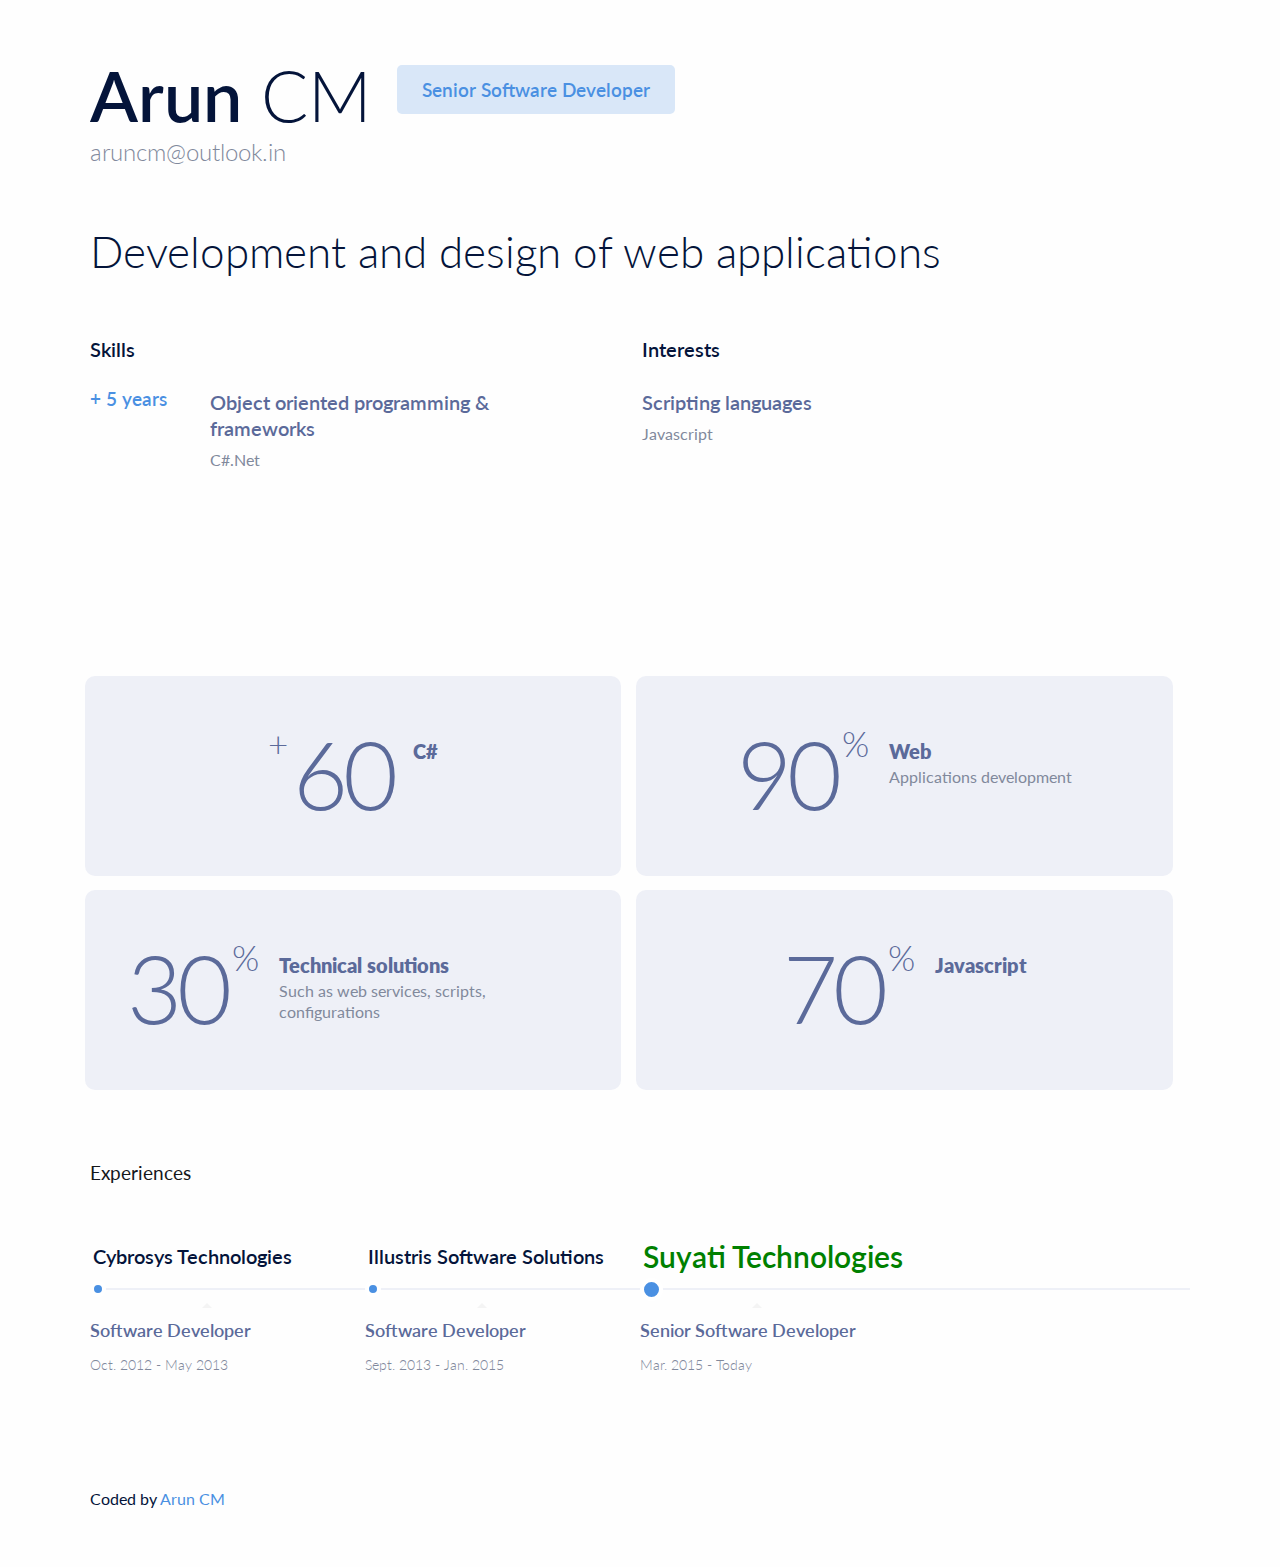
<file: home.html>
<!DOCTYPE html>
<html lang="en">

<head>
    <meta charset="UTF-8">
    <meta name="viewport" content="width=device-width, initial-scale=1.0">
    <meta http-equiv="X-UA-Compatible" content="ie=edge">
    <title>Arun CM - Senior Software Developer</title>
    <link rel="stylesheet" type="text/css" href="styles.css">
</head>

<body>

    <div class="container">
        <div class="hero">
            <h1 class="name"><strong>Arun</strong> CM</h1>
            <span class="job-title">Senior Software Developer</span>
            <span class="email">aruncm@outlook.in</span>

            <h2 class="lead">Development and design of web applications</h2>
        </div>
    </div>

    <!-- Skills and intrest section -->
    <div class="container">

        <div class="sections">
            <h2 class="section-title">Skills</h2>

            <div class="list-card">
                <span class="exp">+ 5 years</span>
                <div>
                    <h3>Object oriented programming & frameworks</h3>
                    <span>C#.Net</span>
                </div>
            </div>

        </div>
        <div class="sections">
            <h2 class="section-title">Interests</h2>

            <div class="list-card">
                <div>
                    <h3>Scripting languages</h3>
                    <span>Javascript</span>
                </div>
            </div>

        </div>
    </div>

    <!-- Achievements -->

    <div class="container cards">

        <div class="card">
            <div class="skill-level">
                <span>+</span>
                <h2>60</h2>
            </div>

            <div class="skill-meta">
                <h3>C#</h3>
                <span></span>
            </div>
        </div>


        <div class="card">
            <div class="skill-level">
                <h2>90</h2>
                <span>%</span>
            </div>

            <div class="skill-meta">
                <h3>Web</h3>
                <span>Applications development</span>
            </div>
        </div>


        <div class="card">
            <div class="skill-level">
                <h2>30</h2>
                <span>%</span>
            </div>

            <div class="skill-meta">
                <h3>Technical solutions</h3>
                <span>Such as web services, scripts, configurations</span>
            </div>
        </div>


        <div class="card">
            <div class="skill-level">
                <h2>70</h2>
                <span>%</span>
            </div>

            <div class="skill-meta">
                <h3>Javascript</h3>
                <span></span>
            </div>
        </div>

    </div>

    <!-- Timeeline -->

    <div class="container">
            <p class="line">Experiences</p>
        <ol class="timeline">
            <li>
                <p class="line">Cybrosys Technologies</p>
                <span class="point"></span>
                <p class="description">
                    Software Developer
                </p>
                <span class="date">Oct. 2012 - May 2013</span>
            </li>

            <li>
                <p class="line">Illustris Software Solutions</p>
                <span class="point"></span>
                <p class="description">
                    Software Developer
                </p>
                <span class="date">Sept. 2013 - Jan. 2015</span>
            </li>

            <li>
                    <p class="line current">Suyati Technologies</p>
                    <span class="point current"></span>
                    <p class="description">
                        Senior Software Developer
                    </p>
                    <span class="date">Mar. 2015 - Today</span>
                </li>

        </ol>

    </div>


    <br><br>


    <footer class="container">
        <span style="font-size: 16px;">Coded by <a href="#">Arun CM</a></span>
    </footer>


</body>

</html>
</file>
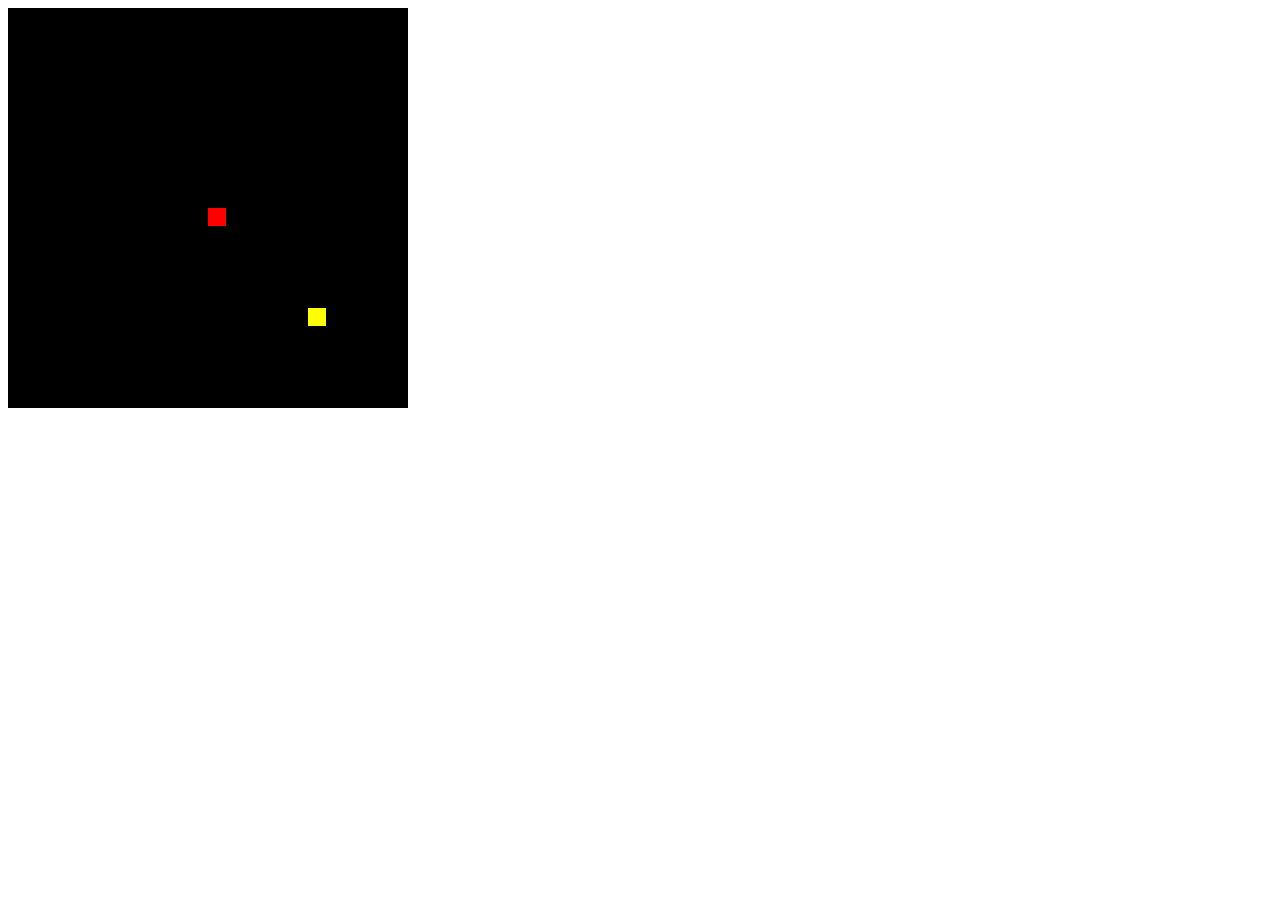
<file: snake.html>
<!DOCTYPE html>
<html lang="en">

<head>
    <meta charset="UTF-8">
    <meta name="viewport" content="width=device-width, initial-scale=1.0">
    <meta http-equiv="X-UA-Compatible" content="ie=edge">
    <title>Document</title>

    </style>
</head>

<body>

    <!-- <canvas id="gc" width="400" height="400"></canvas> -->
    <canvas id="gameCanv" width="400" height="400"></canvas>

    <script>
        cnv = document.getElementById("gameCanv");
        cntx = cnv.getContext("2d");
        // step count
        const STEP = 20;
        var xStep = 20, yStep = 20;
        var snakeBody = [];
        // snake body box size.
        var snakeBox = 18;
        // initial position of snake 
        var lastX = 200;
        var lastY = 200;
        // add arrow key event
        document.addEventListener("keydown", keyDown);
        function keyDown(e) {
            switch (e.keyCode) {
                //left
                case 37: yStep = STEP * 0; xStep = STEP * -1;
                    break;
                //up
                case 38: yStep = STEP * -1; xStep = STEP * 0;
                    break;
                //right
                case 39: yStep = STEP * 0; xStep = STEP * 1;
                    break;
                //down
                case 40: yStep = STEP * 1; xStep = STEP * 0;
                    break;
            }
        }
        // run game.
        setInterval(runSnake, 1000 / 5);
        var foodX = Math.floor(Math.random() * 20);
        var foodY = Math.floor(Math.random() * 20);
        function makeFood() {
            // snake food.
            cntx.fillStyle = "yellow";
            cntx.fillRect(foodX * 20, foodY * 20, 18, 18); // left top width height.
        }
        function runSnake() {
            // canvas background color.
            cntx.fillStyle = "black";
            cntx.fillRect(0, 0, cnv.width, cnv.height);
            // creare snake food
            makeFood();
            // remove head/top from snake body inorder to show like its moving
            if (snakeBody.length > 1) {
                snakeBody.shift();
            }
            // calculate new position of X and Y.
            if (xStep == 20 && yStep == 20) {
                // initially set snake head and tail in center.
                lastX = 200;
                lastY = 200;
            } else {
                // get head/top position current snake body :  x
                lastX = snakeBody[snakeBody.length - 1].x;
                // get head/top position current snake body :  y
                lastY = snakeBody[snakeBody.length - 1].y;
                // add or sutract value from lastX and lastY
                // either one should be 0 always
                lastX = lastX + xStep;
                lastY = lastY + yStep;
                // if lastY is at end of canvas set lastY value appropriately.
                lastY = lastY >= 400 ? 0 : lastY;
                lastY = lastY == -20 ? 380 : lastY;
                // if lastX is at end of canvas set lastX value appropriately.
                lastX = lastX >= 400 ? 0 : lastX;
                lastX = lastX == -20 ? 380 : lastX;
            }
            // add new block at last position of snake body.
            snakeBody.push({ x: lastX, y: lastY });
            // Eat food
            if ((foodX * STEP) == snakeBody[snakeBody.length - 1].x && (foodY * STEP) == snakeBody[snakeBody.length - 1].y) {
                snakeBody.push({ x: (foodX * STEP), y: (foodY * STEP) });
                // create new food positions
                foodX = Math.floor(Math.random() * 20);
                foodY = Math.floor(Math.random() * 20);
            }
            // create full snake body using the array.
            cntx.fillStyle = "red";
            for (var k = 0; k < snakeBody.length; k++) {
                cntx.fillRect(snakeBody[k].x, snakeBody[k].y, snakeBox, snakeBox);
            }
        }
    </script>
</body>

</html>
</file>
<file: styles.css>
/*Load google font*/
@import url('https://fonts.googleapis.com/css?family=Lato:300,400,700');



/* Reset Styles */

html, body, div, span, applet, object, iframe,
h1, h2, h3, h4, h5, h6, p, blockquote, pre,
a, abbr, acronym, address, big, cite, code,
del, dfn, em, img, ins, kbd, q, s, samp,
small, strike, strong, sub, sup, tt, var,
b, u, i, center,
dl, dt, dd, ol, ul, li,
fieldset, form, label, legend,
table, caption, tbody, tfoot, thead, tr, th, td,
article, aside, canvas, details, embed, 
figure, figcaption, footer, header, hgroup, 
menu, nav, output, ruby, section, summary,
time, mark, audio, video {
	margin: 0;
	padding: 0;
	border: 0;
	font-size: 100%;
	font: inherit;
	vertical-align: baseline;
}
/* HTML5 display-role reset for older browsers */
article, aside, details, figcaption, figure, 
footer, header, hgroup, menu, nav, section {
	display: block;
}
a{
	text-decoration: none;
	text-transform: none;
	color: #4A90E2;
}

body {
	line-height: 1;
	font-family: lato, ubuntu,-apple-system,BlinkMacSystemFont,Segoe UI,Roboto,Oxygen,Ubuntu,Cantarell,Open Sans,Helvetica Neue,sans-serif;
	text-rendering : optimizeLegibility;
	-webkit-font-smoothing : antialiased;
	font-size: 19px;
	background-color: #FEFEFE;
	color: #04143A;
}
ol, ul {
	list-style: none;
}
blockquote, q {
	quotes: none;
}
blockquote:before, blockquote:after,
q:before, q:after {
	content: '';
	content: none;
}
table {
	border-collapse: collapse;
	border-spacing: 0;
}

p {
	color: #15171a;
	font-size: 17;
	line-height: 31px;
}

strong {
	font-weight: 600;
}

div , footer {
	box-sizing: border-box;
}

/* Reset ends */


/*Hero section*/

.container {
	max-width: 1100px;
	height: auto;
	margin: 60px auto;
}

.hero {
	margin: 50px auto; 
	position: relative;
}

h1.name {
	font-size: 70px;
	font-weight: 300;
	display: inline-block;
}

.job-title {
	vertical-align: top;
	background-color: #D9E7F8;
	color: #4A90E2;
	font-weight: 600;
	margin-top: 5px;
	margin-left: 20px;
	border-radius: 5px;
	display: inline-block;
	padding: 15px 25px;
}

.email {
	display: block;
	font-size: 24px;
	font-weight: 300;
	color: #81899C;
	margin-top: 10px;
}

.lead {
	font-size: 44px;
	font-weight: 300;
	margin-top: 60px;
	line-height: 55px;
}

/*hero ends*/

/*skills & intrests*/

.sections {
	vertical-align: top;
	display: inline-block;
	width: 49.7%;
	height: 50px;
}

.section-title {
	font-size: 20px;
	font-weight: 600;
	margin-bottom: 15px;
}

.list-card {
	margin: 30px 0;
}

.list-card .exp , .list-card div{
	display: inline-block;
	vertical-align: top;
}

.list-card .exp {
	margin-right: 15px;
	color: #4A90E2;
	font-weight: 600;
	width: 100px;
}

.list-card div {
	width: 70%;
}

.list-card h3 {
	font-size: 20px;
	font-weight: 600;
	color: #5B6A9A;
	line-height: 26px;
	margin-bottom: 8px;
}

.list-card div span {
	font-size: 16px;
	color: #81899C;
	line-height: 22px;
}

/*skill and intrests ends*/

/* Achievements */


.cards {
	max-width: 1120px;
	display: block;
	margin-top: 280px;
}

.card {
	width: 47.9%;
	height: 200px;
	background-color: #EEF0F7;
	display: inline-block;
	margin: 7px 5px;
	vertical-align: top;
	border-radius: 10px;
	text-align: center;
	padding-top: 50px
}

.card-active , .card:hover{
	transform: scale(1.02);
	transition: 0.5s;
	background-color: #fff;
	box-shadow: 0px 5px 50px -8px #ddd;
	cursor: pointer;
}


.skill-level {
	display: inline-block;
	max-width: 160px;
}

.skill-level span {
	font-size: 35px;
	font-weight: 300;
	color: #5B6A9A;
	vertical-align: top;
}

.skill-level h2 {
	font-size: 95px;
	font-weight: 300;
	display: inline-block;
	vertical-align: top;
	color: #5B6A9A;
	letter-spacing: -5px;
}

.skill-meta {
	vertical-align: top;
	display: inline-block;
	max-width: 300px;
	text-align: left;
	margin-top: 15px;
	margin-left: 15px;
}

.skill-meta h3 {
	font-size: 20px;
	font-weight: 800;
	color: #5B6A9A;
	margin-bottom: 5px;
}

.skill-meta span{
	color: #81899C;
	line-height: 20px;
	font-size: 16px;
}

/* Achievements ends */



/* Timeline styles*/


ol {
	position: relative;
	display: block;
	margin: 100px 0;
	height: 2px;
	background: #EEF0F7;

}
ol::before,
ol::after {
	content: "";
	position: absolute;
	top: -10px;
	display: block;
	width: 0;
	height: 0;
  	border-radius: 10px;
	border: 0px solid #31708F;
}
ol::before {
	left: -5px;
}
ol::after {
	right: -10px;
	border: 0px solid transparent;
	border-right: 0;
	border-left: 20px solid #31708F;
  	border-radius: 3px;
}

/* ---- Timeline elements ---- */
li {
	position: relative;
	display: inline-block;
	float: left;
	width: 25%;
  	height: 50px;
}
li .line {
  position: absolute;
  top: -47px;
  left: 1%;
  font-size: 20px;
  font-weight: 600;
  color: #04143A;
}
li .point {
	content: "";
	top: -7px;
	left: 0%;
	display: block;
	width: 8px;
	height: 8px;
	border: 4px solid #fff;
	border-radius: 10px;
	background: #4A90E2;
  position: absolute;
}
li .description {
  display: none;
  padding: 10px 0;
  margin-top: 20px;
  position: relative;
  font-weight: normal;
  z-index: 1;
  max-width: 95%;
  font-size: 18px;
  font-weight: 600;
  line-height: 25px;
  color: #5B6A9A;
}
.description::before {
  content: '';
  width: 0; 
  height: 0; 
  border-left: 5px solid transparent;
  border-right: 5px solid transparent;
  border-bottom: 5px solid #f4f4f4;
  position: absolute;
  top: -5px;
  left: 43%;
}


.timeline .date{
	font-size: 14px;
	color: #81899C;
	font-weight: 300;
}

/* ---- Hover effects ---- */
li:hover {
  color: #48A4D2;
}
li .description {
  display: block;
}

/*timeline ends*/



/* Media queries*/

@media(max-width: 1024px){
	.container {
		padding: 15px;
		margin: 0px auto;
	}
	.cards {
		margin-top: 250px;
	}
}

@media(max-width: 768px){
	.container {
		padding: 15px;
		margin: 0px auto;
	}
	.cards {
		margin-top: 320px;
	}

	.card {
		padding: 15px;
		text-align: left;
	}
	.card h2 {
		font-size: 70px;
	}
		.card , .sections {
		width: 100%;
		height: auto;
		margin: 10px 0;
		float: left;
	}

	.timeline{
		border: none;
		background-color: rgba(0,0,0,0);
	}

	.timeline li{
		margin-top: 70px;
		height: 150px;
	}
}


@media(max-width: 425px) {
	h1.name {
		font-size: 40px;
	}

	.card , .sections {
		width: 100%;
		height: auto;
		margin: 10px 0;
		float: left;
	}

	.timeline{
		display: none;
		}

	.job-title {
		position: absolute;
		font-size: 15px;
		top: -40px;
		right: 20px;
		padding: 10px
	}

	.lead {
		margin-top: 15px;
		font-size: 20px;
		line-height: 28px;
	}
	.container {
		margin: 0px;
		padding: 0 15px;
	}
	footer {
		margin-top: 2050px;
	}
    }
    
.line.current{
    color: green;
    font-size: 30px;
}

.point.current{
    width: 15px;
    height: 15px;
    border-radius: 14px;
    top: -10px;
}
    


/* End of all :P*/
</file>
